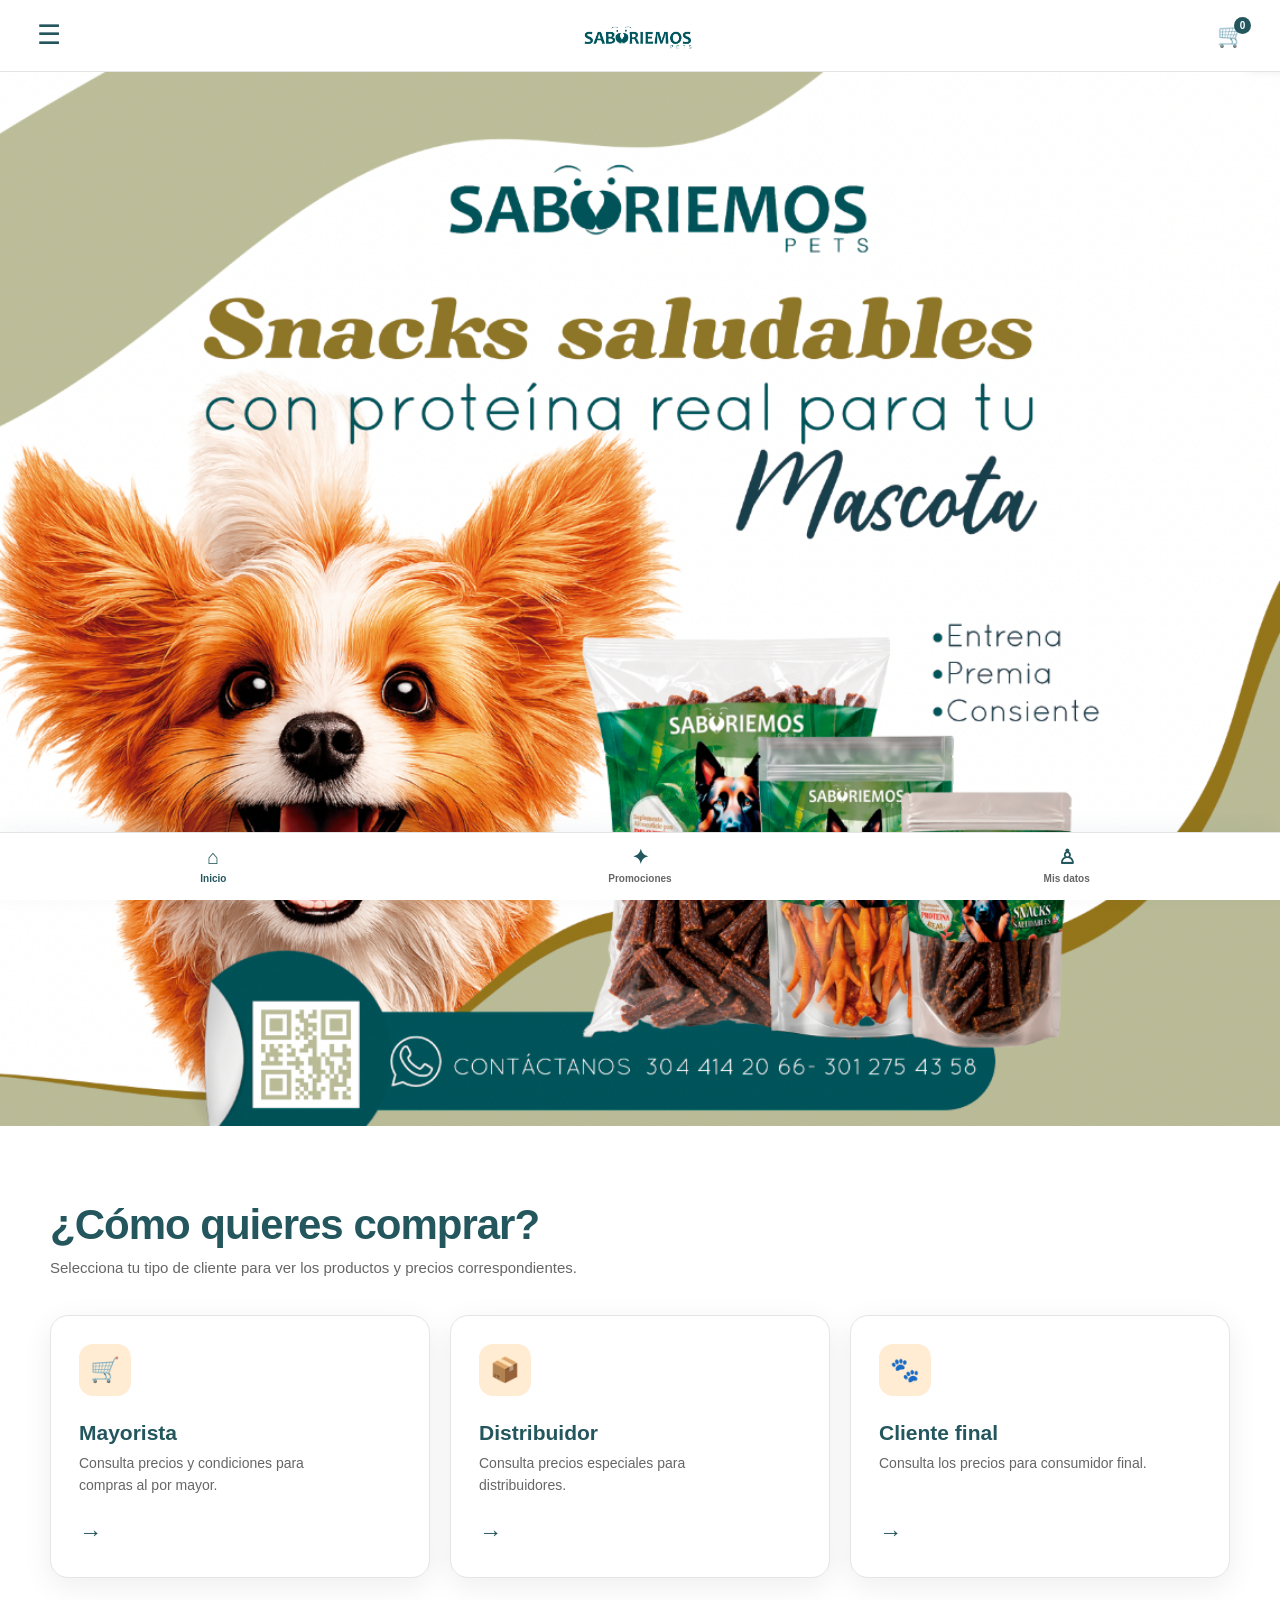
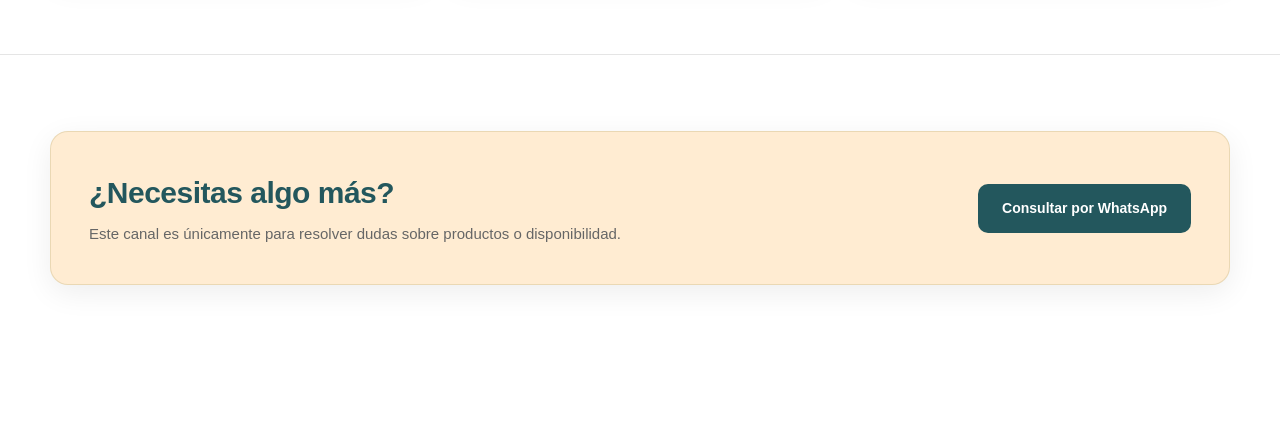
<file: index.html>
<!DOCTYPE html>
<html lang="es">

<head>

    <meta charset="UTF-8">

    <meta
        name="viewport"
        content="width=device-width, initial-scale=1.0"
    >

    <title>Saboriemos Pets | Catálogo</title>

    <meta
        name="description"
        content="Catálogo de productos Saboriemos Pets."
    >

    <link
        rel="stylesheet"
        href="css/styles.css"
    >

</head>


<body>


    <!-- =====================================================
         HEADER
    ====================================================== -->

    <header class="header">

        <div class="header-container">


            <!-- MENÚ HAMBURGUESA -->

            <button
                class="menu-button"
                type="button"
                aria-label="Abrir menú"
            >

                ☰

            </button>



            <!-- LOGO -->

            <a
                href="index.html"
                class="logo"
                aria-label="Saboriemos Pets - Inicio"
            >

                <img
                    src="assets/logo/Logo_Saboriemos_Pets-06%20(4).png"
                    alt="Saboriemos Pets"
                >

            </a>



            <!-- CARRITO -->

            <button
                class="cart-button"
                type="button"
                aria-label="Ver carrito"
            >

                <span class="cart-icon">
                    🛒
                </span>

                <span
                    class="cart-count"
                    id="cart-count"
                >
                    0
                </span>

            </button>

        </div>

    </header>



    <!-- =====================================================
         CONTENIDO PRINCIPAL
    ====================================================== -->

    <main>


        <!-- =================================================
             BANNER
        ================================================== -->

        <section class="hero">

            <img
                src="assets/banners/banner_sabriemos_pets.png"
                alt="Saboriemos Pets - Snacks saludables con proteína real para tu mascota"
                class="hero-banner"
            >

        </section>



        <!-- =================================================
             TIPO DE CLIENTE
        ================================================== -->

        <section class="customer-type-section">

            <div class="section-container">


                <div class="section-heading">

                    <h2>
                        ¿Cómo quieres comprar?
                    </h2>

                    <p>
                        Selecciona tu tipo de cliente para ver
                        los productos y precios correspondientes.
                    </p>

                </div>



                <div class="customer-cards">


                    <!-- =================================================
                         MAYORISTA
                    ================================================== -->

                    <a
                        href="catalogo.html?tipo=mayorista"
                        class="customer-card"
                    >

                        <div class="customer-icon">
                            🛒
                        </div>

                        <div class="customer-card-content">

                            <h3>
                                Mayorista
                            </h3>

                            <p>
                                Consulta precios y condiciones
                                para compras al por mayor.
                            </p>

                        </div>

                        <span class="customer-arrow">
                            →
                        </span>

                    </a>



                    <!-- =================================================
                         DISTRIBUIDOR
                    ================================================== -->

                    <a
                        href="catalogo.html?tipo=distribuidor"
                        class="customer-card"
                    >

                        <div class="customer-icon">
                            📦
                        </div>

                        <div class="customer-card-content">

                            <h3>
                                Distribuidor
                            </h3>

                            <p>
                                Consulta precios especiales
                                para distribuidores.
                            </p>

                        </div>

                        <span class="customer-arrow">
                            →
                        </span>

                    </a>



                    <!-- =================================================
                         CLIENTE FINAL
                    ================================================== -->

                    <a
                        href="catalogo.html?tipo=cliente_final"
                        class="customer-card"
                    >

                        <div class="customer-icon">
                            🐾
                        </div>

                        <div class="customer-card-content">

                            <h3>
                                Cliente final
                            </h3>

                            <p>
                                Consulta los precios para
                                consumidor final.
                            </p>

                        </div>

                        <span class="customer-arrow">
                            →
                        </span>

                    </a>

                </div>

            </div>

        </section>



        <!-- =================================================
             AYUDA / WHATSAPP
        ================================================== -->

        <section class="help-section">

            <div class="section-container">

                <div class="help-card">


                    <div class="help-content">

                        <h2>
                            ¿Necesitas algo más?
                        </h2>

                        <p>
                            Este canal es únicamente para resolver
                            dudas sobre productos o disponibilidad.
                        </p>

                    </div>



                    <a
                        href="https://wa.me/573239445016"
                        class="whatsapp-button"
                        target="_blank"
                        rel="noopener noreferrer"
                    >
                        Consultar por WhatsApp
                    </a>

                </div>

            </div>

        </section>

    </main>



    <!-- =====================================================
         MENÚ INFERIOR
    ====================================================== -->

    <nav
        class="bottom-nav"
        aria-label="Navegación principal"
    >


        <!-- INICIO -->

        <a
            href="index.html"
            class="bottom-nav-item active"
        >

            <span class="bottom-nav-icon">
                ⌂
            </span>

            <span>
                Inicio
            </span>

        </a>



        <!-- PROMOCIONES -->

        <a
            href="#"
            class="bottom-nav-item"
        >

            <span class="bottom-nav-icon">
                ✦
            </span>

            <span>
                Promociones
            </span>

        </a>



        <!-- MIS DATOS -->

        <a
            href="mis-datos.html"
            class="bottom-nav-item"
        >

            <span class="bottom-nav-icon">
                ♙
            </span>

            <span>
                Mis datos
            </span>

        </a>


    </nav>



    <!-- =====================================================
         JAVASCRIPT
    ====================================================== -->

    <script src="js/header.js"></script>


</body>

</html>
</file>
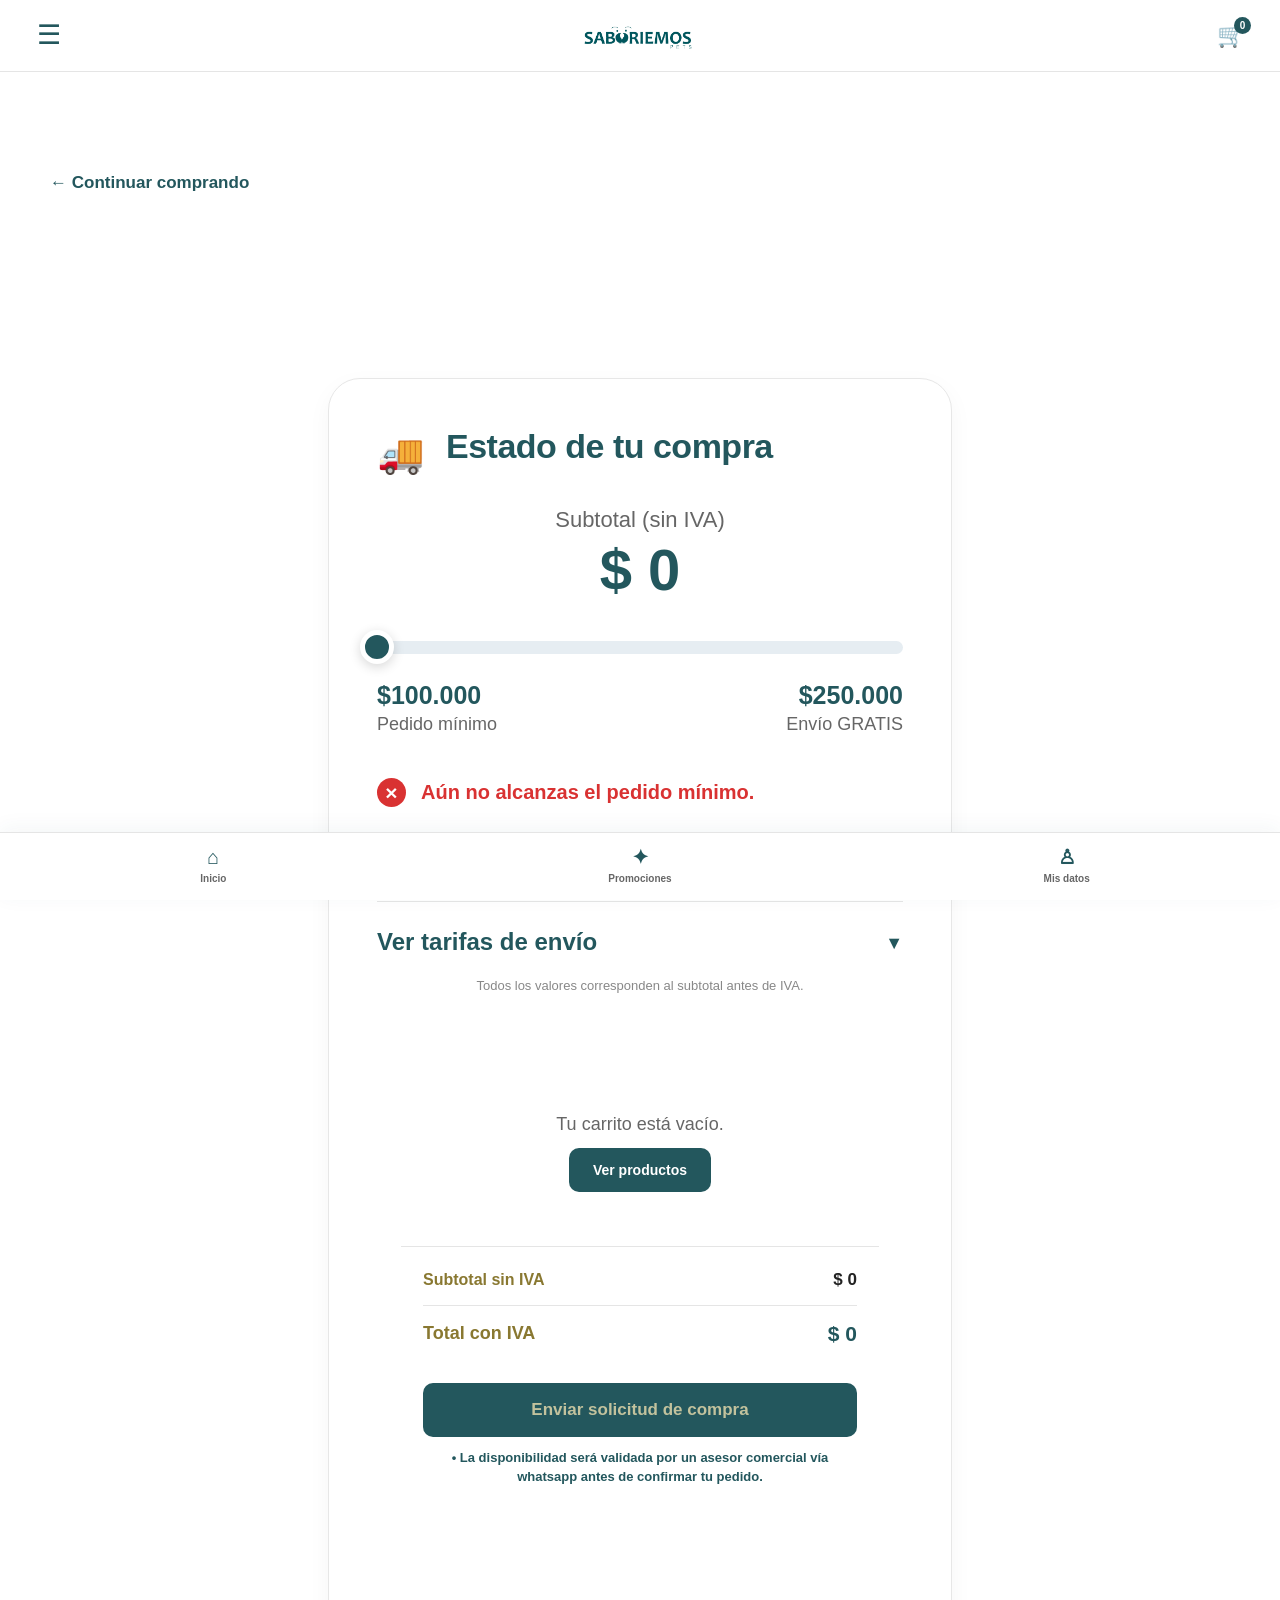
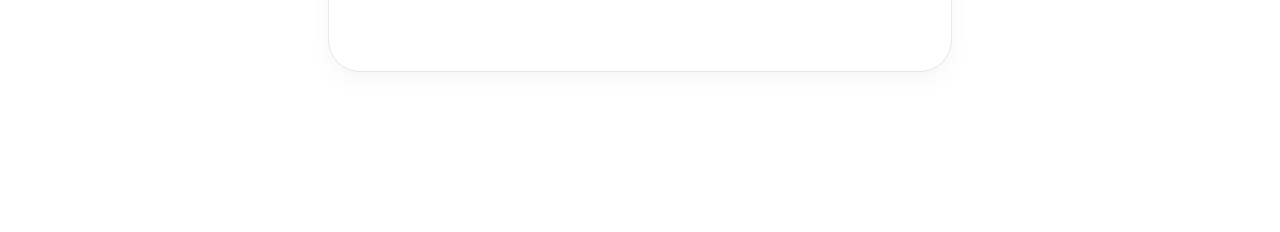
<file: carrito.html>
<!DOCTYPE html>
<html lang="es">

<head>

    <meta charset="UTF-8">

    <meta
        name="viewport"
        content="width=device-width, initial-scale=1.0"
    >

    <title>Carrito | Saboriemos Pets</title>

    <meta
        name="description"
        content="Carrito de compras Saboriemos Pets."
    >

    <link
        rel="stylesheet"
        href="css/styles.css"
    >

</head>


<body>


<!-- =====================================================
     HEADER
     ===================================================== -->

<header class="header">

    <div class="header-container">

        <button
            class="menu-button"
            type="button"
            aria-label="Abrir menú"
        >
            ☰
        </button>


        <a
            href="index.html"
            class="logo"
            aria-label="Saboriemos Pets - Inicio"
        >

            <img
                src="assets/logo/Logo_Saboriemos_Pets-06%20(4).png"
                alt="Saboriemos Pets"
            >

        </a>


        <button
            class="cart-button"
            type="button"
            aria-label="Ver carrito"
        >

            <span class="cart-icon">
                🛒
            </span>

            <span
                class="cart-count"
                id="cart-count"
            >
                0
            </span>

        </button>

    </div>

</header>



<!-- =====================================================
     CONTENIDO DEL CARRITO
     ===================================================== -->

<main class="cart-page">


    <!-- =================================================
         CONTINUAR COMPRANDO
         ================================================= -->

    <section class="cart-top">

        <div class="section-container">

            <a
                href="javascript:history.back()"
                class="back-link"
            >
                ← Continuar comprando
            </a>

        </div>

    </section>



    <!-- =================================================
         ESTADO DE LA COMPRA
         ================================================= -->

    <section class="cart-status-section">

        <div class="section-container">


            <div class="cart-status-card">


                <!-- =====================================
                     ENCABEZADO
                     ===================================== -->

                <div class="cart-status-heading">

                    <div class="cart-status-icon">
                        🚚
                    </div>

                    <h1>
                        Estado de tu compra
                    </h1>

                </div>



                <!-- =====================================
                     SUBTOTAL
                     ===================================== -->

                <div class="cart-subtotal">

                    <p class="cart-subtotal-label">
                        Subtotal (sin IVA)
                    </p>

                    <p
                        class="cart-subtotal-value"
                        id="cart-subtotal"
                    >
                        $0
                    </p>

                </div>



                <!-- =====================================
                     BARRA DE PROGRESO
                     ===================================== -->

                <div class="cart-progress-container">

                    <div class="cart-progress-track">

                        <div
                            class="cart-progress-fill"
                            id="cart-progress-fill"
                        >
                        </div>

                        <div
                            class="cart-progress-marker"
                            id="cart-progress-marker"
                        >
                        </div>

                    </div>

                </div>



                <!-- =====================================
                     HITOS
                     ===================================== -->

                <div class="cart-milestones">


                    <div class="cart-milestone">

                        <strong>
                            $100.000
                        </strong>

                        <span>
                            Pedido mínimo
                        </span>

                    </div>


                    <div class="cart-milestone">

                        <strong>
                            $250.000
                        </strong>

                        <span>
                            Envío GRATIS
                        </span>

                    </div>


                </div>



                <!-- =====================================
                     MENSAJE DE ESTADO
                     ===================================== -->

                <div
                    class="cart-status-message"
                    id="cart-status-message"
                >

                    <div class="cart-status-message-title">

                        <span class="cart-status-symbol">
                            ×
                        </span>

                        <strong>
                            Aún no alcanzas el pedido mínimo.
                        </strong>

                    </div>


                    <p>
                        Te faltan
                        <strong id="cart-amount-missing">
                            $100.000
                        </strong>
                        para realizar tu solicitud.
                    </p>

                </div>



                <!-- =====================================
     TARIFAS DE ENVÍO
     ===================================== -->

<div class="shipping-rates">


    <button
        type="button"
        class="shipping-rates-toggle"
        aria-expanded="false"
    >

        <span>
            Ver tarifas de envío
        </span>

        <span class="shipping-rates-arrow">
            ▼
        </span>

    </button>



    <div
        class="shipping-rates-content"
        id="shipping-rates-content"
        style="display: none;"
    >


        <div class="shipping-rate">

            <span>
                Desde $250.000
            </span>

            <strong>
                GRATIS
            </strong>

        </div>


        <div class="shipping-rate">

            <span>
                $200.000 - $249.999
            </span>

            <strong>
                $5.000
            </strong>

        </div>


        <div class="shipping-rate">

            <span>
                $150.000 - $199.999
            </span>

            <strong>
                $8.000
            </strong>

        </div>


        <div class="shipping-rate">

            <span>
                $100.000 - $149.999
            </span>

            <strong>
                $12.000
            </strong>

        </div>


    </div>

</div>



<!-- =====================================
     NOTA
     ===================================== -->

<p class="shipping-note">

    Todos los valores corresponden
    al subtotal antes de IVA.

</p>


<!-- =================================================
     PRODUCTOS DEL CARRITO
     ================================================= -->

<section class="cart-products-section">

    <div class="section-container">

        <div
            class="cart-products"
            id="cart-products"
        >
            <!-- Productos dinámicos -->
        </div>


        <!-- =============================================
     RESUMEN FINAL DEL CARRITO
     ============================================= -->

<div class="cart-total-summary">

    <div class="cart-total-row">

        <span>
            Subtotal sin IVA
        </span>

        <strong id="cart-total-subtotal">
            $0
        </strong>

    </div>


    <div class="cart-total-row cart-total-final">

        <span>
            Total con IVA
        </span>

        <strong id="cart-total-with-iva">
            $0
        </strong>

    </div>


    <!-- =============================================
         SOLICITUD DE COMPRA
         ============================================= -->

    <div class="purchase-request">

        <a
    href="mis-datos.html?tipo="
    class="purchase-request-button"
    id="purchase-request-button"
>
    Enviar solicitud de compra
</a>


        <p class="purchase-request-note">
            • La disponibilidad será validada por un asesor comercial vía whatsapp antes de confirmar tu pedido.
        </p>

    </div>

</div>
        

<!-- =====================================================
     NAVEGACIÓN INFERIOR
     ===================================================== -->

<nav
    class="bottom-nav"
    aria-label="Navegación principal"
>


    <a
        href="index.html"
        class="bottom-nav-item"
    >

        <span class="bottom-nav-icon">
            ⌂
        </span>

        <span>
            Inicio
        </span>

    </a>


    <a
        href="#"
        class="bottom-nav-item"
    >

        <span class="bottom-nav-icon">
            ✦
        </span>

        <span>
            Promociones
        </span>

    </a>


    <a
        href="#"
        class="bottom-nav-item"
    >

        <span class="bottom-nav-icon">
            ♙
        </span>

        <span>
            Mis datos
        </span>

    </a>


</nav>



<!-- =====================================================
     JAVASCRIPT
     ===================================================== -->

<script src="js/carrito.js"></script>


</body>

</html>
</file>
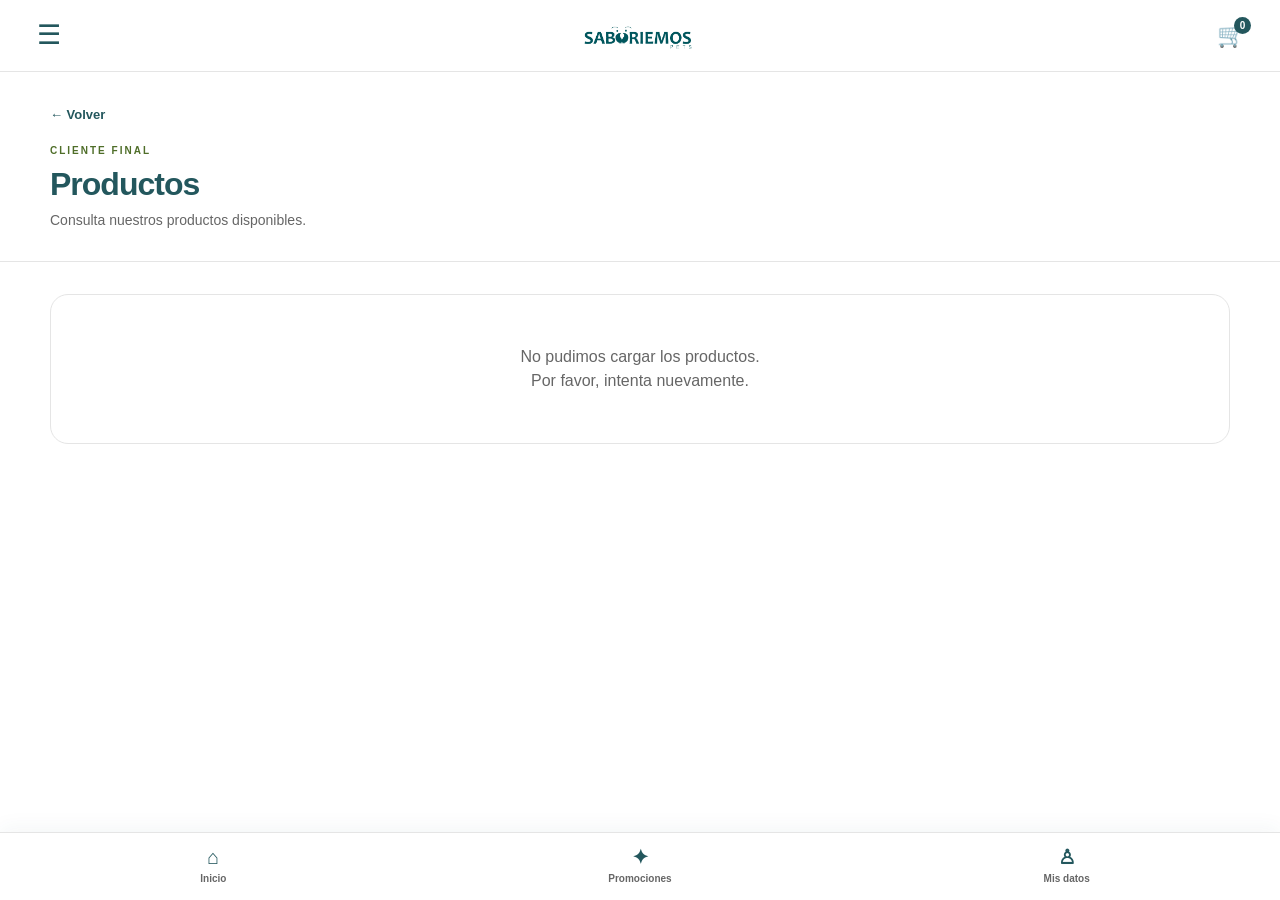
<file: catalogo.html>
<!DOCTYPE html>
<html lang="es">

<head>

    <meta charset="UTF-8">

    <meta
        name="viewport"
        content="width=device-width, initial-scale=1.0"
    >

    <title>Catálogo | Saboriemos Pets</title>

    <meta
        name="description"
        content="Catálogo de productos Saboriemos Pets."
    >

    <link
        rel="stylesheet"
        href="css/styles.css"
    >

</head>


<body>


    <!-- =====================================================
         HEADER
    ====================================================== -->

    <header class="header">

        <div class="header-container">

            <!-- MENÚ -->

            <button
                class="menu-button"
                type="button"
                aria-label="Abrir menú"
            >
                ☰
            </button>


            <!-- LOGO -->

            <a
                href="index.html"
                class="logo"
                aria-label="Saboriemos Pets - Inicio"
            >

                <img
                    src="assets/logo/Logo_Saboriemos_Pets-06%20(4).png"
                    alt="Saboriemos Pets"
                >

            </a>


            <!-- CARRITO -->

            <button
                class="cart-button"
                type="button"
                aria-label="Ver carrito"
            >

                <span class="cart-icon">
                    🛒
                </span>

                <span
                    class="cart-count"
                    id="cart-count"
                >
                    0
                </span>

            </button>

        </div>

    </header>



    <!-- =====================================================
         CONTENIDO DEL CATÁLOGO
    ====================================================== -->

    <main class="catalog-page">


        <!-- ENCABEZADO DEL CATÁLOGO -->

        <section class="catalog-header">

            <div class="section-container">

                <a
                    href="index.html"
                    class="back-link"
                >
                    ← Volver
                </a>


                <p
    class="section-kicker"
    id="customer-kicker"
>
    TIPO DE CLIENTE
</p>


                <h1 id="catalog-title">
                    Productos
                </h1>


                <p id="catalog-description">
                    Consulta nuestros productos
                    disponibles.
                </p>

            </div>

        </section>



        <!-- =================================================
             PRODUCTOS
        ================================================== -->

        <section class="products-section">

            <div class="section-container">

                <div
                    class="products-grid"
                    id="products-grid"
                >

                    <!-- Los productos serán cargados
                         dinámicamente -->

                </div>

            </div>

        </section>


    </main>



    <!-- =====================================================
         MENÚ INFERIOR
    ====================================================== -->

    <nav
        class="bottom-nav"
        aria-label="Navegación principal"
    >

        <a
            href="index.html"
            class="bottom-nav-item"
        >

            <span class="bottom-nav-icon">
                ⌂
            </span>

            <span>
                Inicio
            </span>

        </a>


        <a
            href="#"
            class="bottom-nav-item"
        >

            <span class="bottom-nav-icon">
                ✦
            </span>

            <span>
                Promociones
            </span>

        </a>


        <a
            href="#"
            class="bottom-nav-item"
        >

            <span class="bottom-nav-icon">
                ♙
            </span>

            <span>
                Mis datos
            </span>

        </a>

    </nav>



    <!-- JAVASCRIPT -->

    <script src="js/catalogo.js"></script>

</body>

</html>
</file>
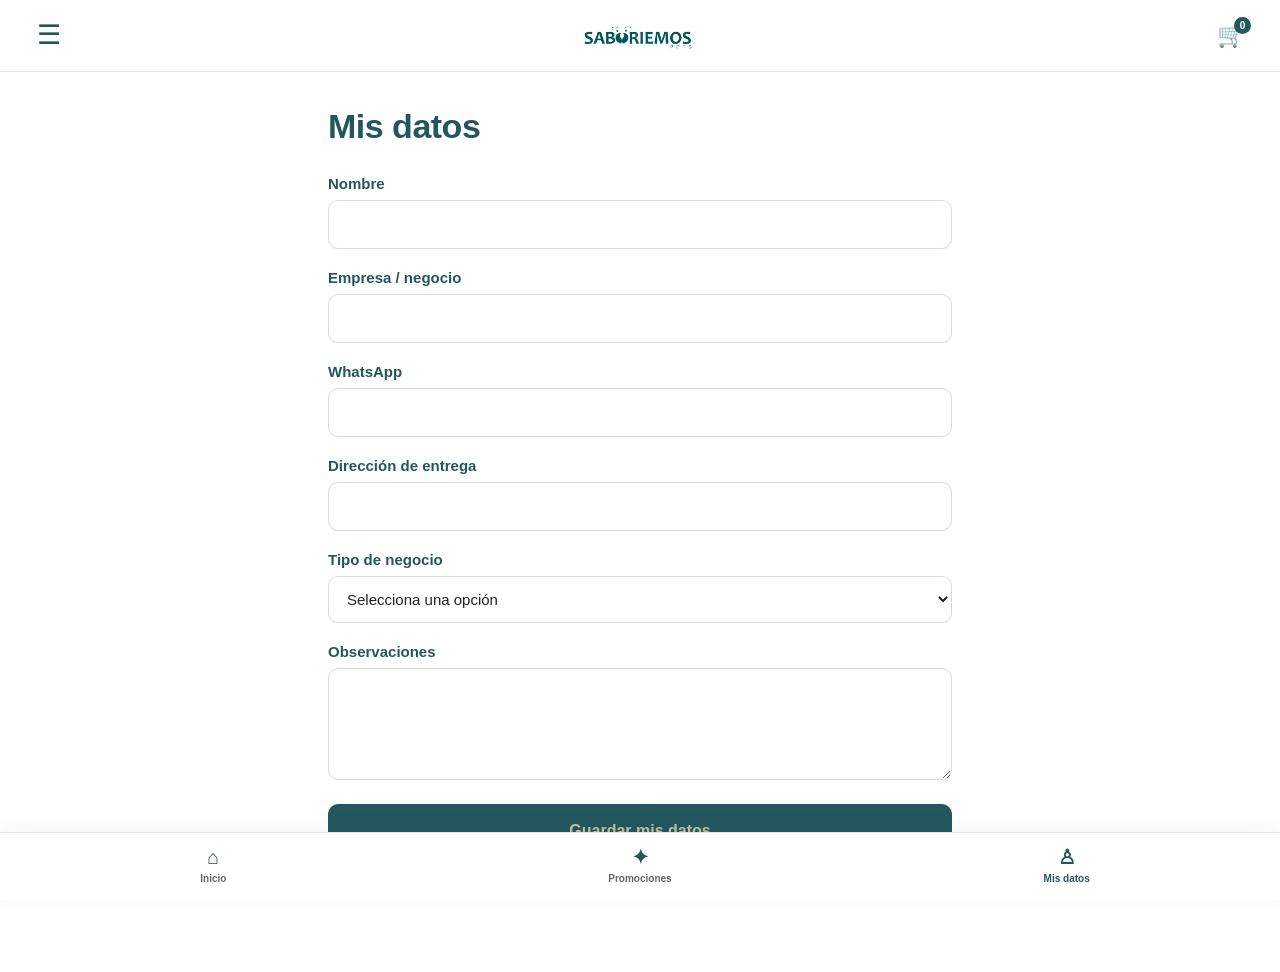
<file: mis-datos.html>
<!DOCTYPE html>
<html lang="es">
<head>
    <meta charset="UTF-8">
    <meta name="viewport" content="width=device-width, initial-scale=1.0">

    <title>Mis datos | Saboriemos Pets</title>

    <meta
        name="description"
        content="Mis datos de cliente en Saboriemos Pets."
    >

    <link
        rel="stylesheet"
        href="css/styles.css"
    >
</head>

<body>


<!-- =========================================================
     HEADER
     ========================================================= -->

<header class="header">

    <div class="header-container">


        <!-- MENÚ -->

        <button
            class="menu-button"
            type="button"
            aria-label="Abrir menú"
        >
            ☰
        </button>


        <!-- LOGO -->

        <a
            href="index.html"
            class="logo"
            aria-label="Saboriemos Pets - Inicio"
        >

            <img
                src="assets/logo/Logo_Saboriemos_Pets-06%20(4).png"
                alt="Saboriemos Pets"
            >

        </a>


        <!-- CARRITO -->

        <button
            class="cart-button"
            type="button"
            aria-label="Ver carrito"
        >

            <span class="cart-icon">
                🛒
            </span>

            <span
                class="cart-count"
                id="cart-count"
            >
                0
            </span>

        </button>

    </div>

</header>



<!-- =========================================================
     CONTENIDO — MIS DATOS
     ========================================================= -->

<main class="data-page">

    <section class="data-section">

        <div class="section-container">


            <!-- TÍTULO -->

            <div class="data-heading">

                <h1>
                    Mis datos
                </h1>

            </div>



            <!-- FORMULARIO -->

            <form
                class="data-form"
                id="data-form"
            >


                <!-- NOMBRE -->

                <div class="form-field">

                    <label for="customer-name">
                        Nombre
                    </label>

                    <input
                        type="text"
                        id="customer-name"
                        name="name"
                        autocomplete="name"
                    >

                </div>



                <!-- EMPRESA / NEGOCIO -->

                <div class="form-field">

                    <label for="customer-business">
                        Empresa / negocio
                    </label>

                    <input
                        type="text"
                        id="customer-business"
                        name="business"
                        autocomplete="organization"
                    >

                </div>



                <!-- WHATSAPP -->

                <div class="form-field">

                    <label for="customer-whatsapp">
                        WhatsApp
                    </label>

                    <input
                        type="tel"
                        id="customer-whatsapp"
                        name="whatsapp"
                        autocomplete="tel"
                    >

                </div>



                <!-- DIRECCIÓN -->

                <div class="form-field">

                    <label for="customer-address">
                        Dirección de entrega
                    </label>

                    <input
                        type="text"
                        id="customer-address"
                        name="address"
                        autocomplete="street-address"
                    >

                </div>



                <!-- TIPO DE NEGOCIO -->

                <div class="form-field">

                    <label for="customer-business-type">
                        Tipo de negocio
                    </label>

                    <select
                        id="customer-business-type"
                        name="businessType"
                    >

                        <option value="">
                            Selecciona una opción
                        </option>

                        <option value="Veterinaria">
                            Veterinaria
                        </option>

                        <option value="Distribuidora">
                            Distribuidora
                        </option>

                        <option value="Tienda Agropecuaria">
                            Tienda Agropecuaria
                        </option>

                        <option value="Tienda">
                            Tienda
                        </option>

                        <option value="Minimercado">
                            Minimercado
                        </option>

                        <option value="Otro">
                            Otro
                        </option>

                    </select>

                </div>



                <!-- OBSERVACIONES -->

                <div class="form-field">

                    <label for="customer-observations">
                        Observaciones
                    </label>

                    <textarea
                        id="customer-observations"
                        name="observations"
                        rows="4"
                    ></textarea>

                </div>



                <!-- GUARDAR -->

                <button
                    type="submit"
                    class="save-data-button"
                >
                    Guardar mis datos
                </button>


            </form>

        </div>

    </section>

</main>



<!-- =========================================================
     MENÚ INFERIOR
     ========================================================= -->

<nav
    class="bottom-nav"
    aria-label="Navegación principal"
>


    <!-- INICIO -->

    <a
        href="index.html"
        class="bottom-nav-item"
    >

        <span class="bottom-nav-icon">
            ⌂
        </span>

        <span>
            Inicio
        </span>

    </a>



    <!-- PROMOCIONES -->

    <a
        href="#"
        class="bottom-nav-item"
    >

        <span class="bottom-nav-icon">
            ✦
        </span>

        <span>
            Promociones
        </span>

    </a>



    <!-- MIS DATOS -->

    <a
        href="mis-datos.html"
        class="bottom-nav-item active"
    >

        <span class="bottom-nav-icon">
            ♙
        </span>

        <span>
            Mis datos
        </span>

    </a>


</nav>



<!-- =========================================================
     JAVASCRIPT
     ========================================================= -->

<script src="js/header.js"></script>

<script src="js/mis-datos.js"></script>


</body>
</html>
</file>
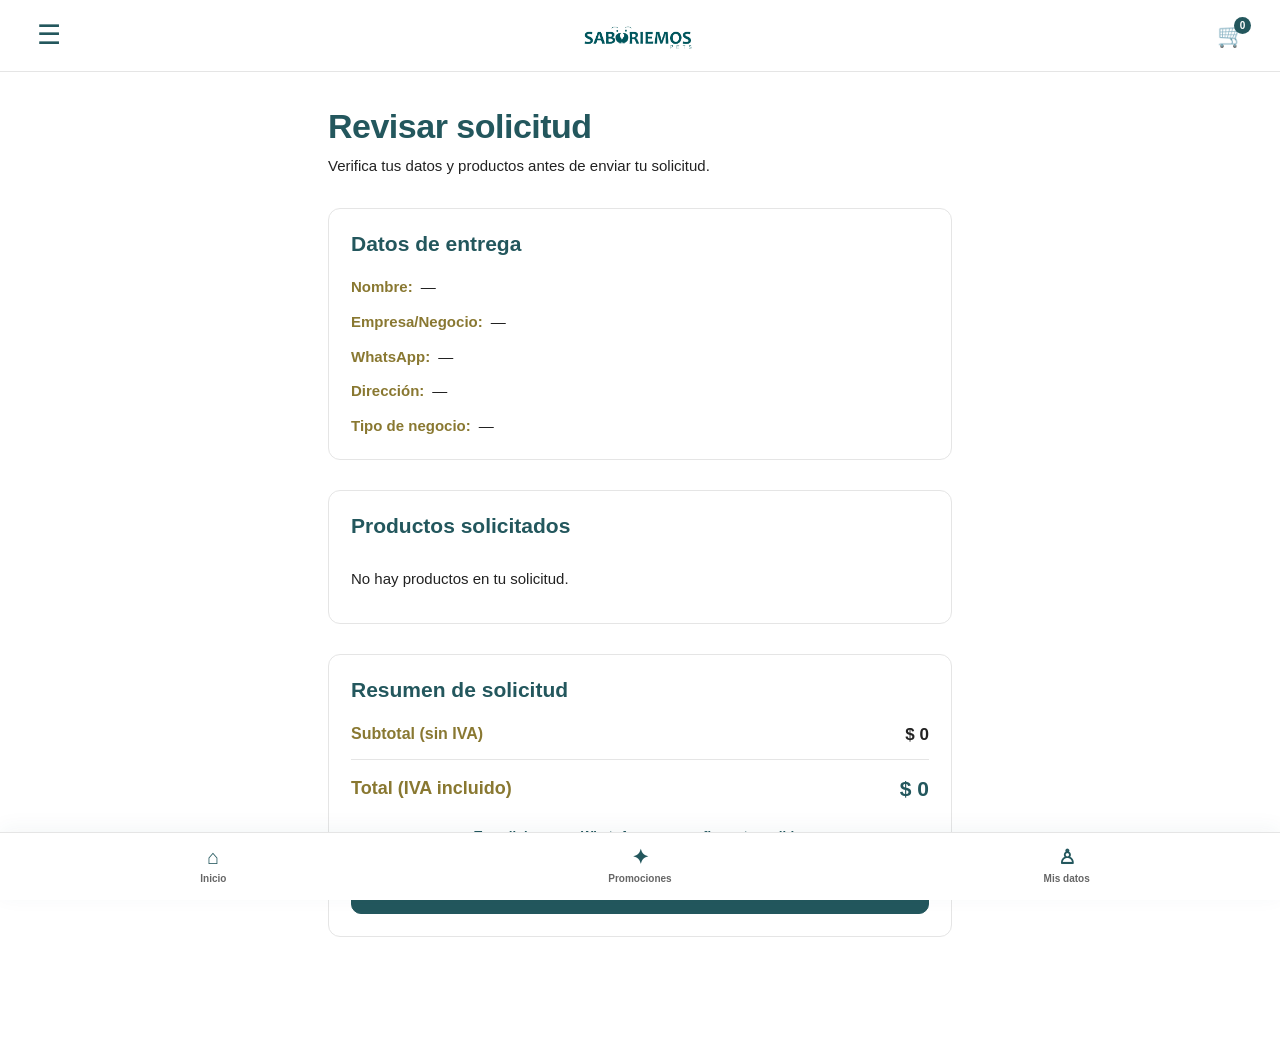
<file: revisar-solicitud.html>
<!DOCTYPE html>
<html lang="es">

<head>

    <meta charset="UTF-8">

    <meta
        name="viewport"
        content="width=device-width, initial-scale=1.0"
    >

    <title>Revisar solicitud | Saboriemos Pets</title>

    <meta
        name="description"
        content="Revisa tus datos y productos antes de enviar tu solicitud de abastecimiento."
    >

    <link
        rel="stylesheet"
        href="css/styles.css"
    >

</head>


<body>


    <!-- =====================================================
         HEADER
    ====================================================== -->

    <header class="header">

        <div class="header-container">


            <!-- MENÚ HAMBURGUESA -->

            <button
                class="menu-button"
                type="button"
                aria-label="Abrir menú"
            >

                ☰

            </button>



            <!-- LOGO -->

            <a
                href="index.html"
                class="logo"
                aria-label="Saboriemos Pets - Inicio"
            >

                <img
                    src="assets/logo/Logo_Saboriemos_Pets-06%20(4).png"
                    alt="Saboriemos Pets"
                >

            </a>



            <!-- CARRITO -->

            <button
                class="cart-button"
                type="button"
                aria-label="Ver carrito"
            >

                <span class="cart-icon">
                    🛒
                </span>

                <span
                    class="cart-count"
                    id="cart-count"
                >
                    0
                </span>

            </button>

        </div>

    </header>



    <!-- =====================================================
         CONTENIDO PRINCIPAL
    ====================================================== -->

    <main class="review-page">


        <!-- =================================================
             ENCABEZADO
        ================================================== -->

        <section class="review-section">

            <div class="section-container">


                <div class="review-heading">

                    <h1>
                        Revisar solicitud
                    </h1>

                    <p>
                        Verifica tus datos y productos antes de
                        enviar tu solicitud.
                    </p>

                </div>



                <!-- =================================================
                     DATOS DE ENTREGA
                ================================================== -->

                <section class="review-block">

                    <h2>
                        Datos de entrega
                    </h2>


                    <div class="review-data">


                        <div class="review-data-row">

                            <strong>
                                Nombre:
                            </strong>

                            <span id="review-name">
                                —
                            </span>

                        </div>



                        <div class="review-data-row">

                            <strong>
                                Empresa/Negocio:
                            </strong>

                            <span id="review-business">
                                —
                            </span>

                        </div>



                        <div class="review-data-row">

                            <strong>
                                WhatsApp:
                            </strong>

                            <span id="review-whatsapp">
                                —
                            </span>

                        </div>



                        <div class="review-data-row">

                            <strong>
                                Dirección:
                            </strong>

                            <span id="review-address">
                                —
                            </span>

                        </div>



                        <div class="review-data-row">

                            <strong>
                                Tipo de negocio:
                            </strong>

                            <span id="review-business-type">
                                —
                            </span>

                        </div>


                    </div>

                </section>



                <!-- =================================================
                     PRODUCTOS SOLICITADOS
                ================================================== -->

                <section class="review-block">

                    <h2>
                        Productos solicitados
                    </h2>


                    <div
                        class="review-products"
                        id="review-products"
                    >

                        <!-- Productos dinámicos -->

                    </div>

                </section>



                <!-- =================================================
                     RESUMEN DE SOLICITUD
                ================================================== -->

                <section class="review-block review-summary-block">

                    <h2>
                        Resumen de solicitud
                    </h2>


                    <div class="review-summary">


                        <div class="review-summary-row">

                            <span>
                                Subtotal (sin IVA)
                            </span>

                            <strong id="review-subtotal">
                                $0
                            </strong>

                        </div>



                        <div class="review-summary-row review-summary-total">

                            <span>
                                Total (IVA incluido)
                            </span>

                            <strong id="review-total">
                                $0
                            </strong>

                        </div>


                    </div>


                    <p class="review-whatsapp-note">

                        Te redigiremos a WhatsApp para confirmar
                        tu pedido.

                    </p>



                    <!-- =================================================
                         BOTÓN ENVIAR
                    ================================================== -->

                    <button
                        type="button"
                        class="review-submit-button"
                        id="review-submit-button"
                    >
                        Enviar solicitud de compra
                    </button>


                </section>


            </div>

        </section>

    </main>



    <!-- =====================================================
         MENÚ INFERIOR
    ====================================================== -->

    <nav
        class="bottom-nav"
        aria-label="Navegación principal"
    >


        <!-- INICIO -->

        <a
            href="index.html"
            class="bottom-nav-item"
        >

            <span class="bottom-nav-icon">
                ⌂
            </span>

            <span>
                Inicio
            </span>

        </a>



        <!-- PROMOCIONES -->

        <a
            href="#"
            class="bottom-nav-item"
        >

            <span class="bottom-nav-icon">
                ✦
            </span>

            <span>
                Promociones
            </span>

        </a>



        <!-- MIS DATOS -->

        <a
            href="mis-datos.html"
            class="bottom-nav-item"
        >

            <span class="bottom-nav-icon">
                ♙
            </span>

            <span>
                Mis datos
            </span>

        </a>


    </nav>



    <!-- =====================================================
         JAVASCRIPT
    ====================================================== -->

    <script src="js/header.js"></script>

    <script src="js/revisar-solicitud.js"></script>


</body>

</html>
</file>
<file: css/styles.css>
/* =========================================================
   SABORIEMOS PETS
   CATÁLOGO DIGITAL
   ========================================================= */


/* =========================================================
   VARIABLES
   ========================================================= */

:root {

    --petrol: #23575d;
    --green: #4f6e29;
    --sage: #c2c29d;
    --cream: #ffecd2;
    --gold: #897831;
    --white: #ffffff;

    --text: #222222;
    --text-soft: #666666;

    --border: #e5e5e5;
    --background: #ffffff;

    --max-width: 1180px;

    --radius: 18px;
    --radius-small: 12px;

    --shadow:
        0 8px 30px rgba(0, 0, 0, 0.07);

    --shadow-hover:
        0 14px 38px rgba(0, 0, 0, 0.11);
}


/* =========================================================
   RESET
   ========================================================= */

* {
    margin: 0;
    padding: 0;
    box-sizing: border-box;
}


html {
    scroll-behavior: smooth;
}


body {

    font-family:
        -apple-system,
        BlinkMacSystemFont,
        "Segoe UI",
        Roboto,
        Helvetica,
        Arial,
        sans-serif;

    color: var(--text);

    background: var(--white);

    line-height: 1.5;

    padding-bottom: 76px;
}


button,
input,
select,
textarea {
    font: inherit;
}


button {
    border: none;
    cursor: pointer;
}


a {
    color: inherit;
    text-decoration: none;
}


/* =========================================================
   HEADER
   ========================================================= */

.header {

    width: 100%;

    height: 72px;

    background: var(--white);

    border-bottom:
        1px solid var(--border);

    position: sticky;

    top: 0;

    z-index: 100;
}


.header-container {

    width: 100%;

    height: 100%;

    padding:
        0 28px;

    display: grid;

    grid-template-columns:
        1fr auto 1fr;

    align-items: center;
}


/* =========================================================
   MENÚ HAMBURGUESA
   ========================================================= */

.menu-button {

    justify-self: start;

    width: 42px;

    height: 42px;

    display: flex;

    align-items: center;

    justify-content: center;

    background:
        transparent;

    color:
        var(--petrol);

    font-size:
        27px;

    line-height:
        1;

    border-radius:
        10px;

    transition:
        background 0.2s ease,
        color 0.2s ease;
}


.menu-button:hover {

    background:
        var(--cream);

    color:
        var(--green);
}


/* =========================================================
   LOGO
   ========================================================= */

.logo {

    justify-self: center;

    display: flex;

    align-items: center;

    justify-content: center;

    width: 150px;

    height: 52px;
}


.logo img {

    display: block;

    width: 150px;

    height: auto;

    max-height: 48px;

    object-fit: contain;
}


/* =========================================================
   CARRITO
   ========================================================= */

.cart-button {

    justify-self: end;

    position: relative;

    width: 42px;

    height: 42px;

    display: flex;

    align-items: center;

    justify-content: center;

    background:
        transparent;

    color:
        var(--petrol);

    border-radius:
        10px;

    transition:
        background 0.2s ease;
}


.cart-button:hover {

    background:
        var(--cream);
}


.cart-icon {

    color:
        var(--petrol);

    font-size:
        23px;

    line-height:
        1;
}


.cart-count {

    position: absolute;

    top:
        2px;

    right:
        1px;

    min-width:
        17px;

    height:
        17px;

    display:
        flex;

    align-items:
        center;

    justify-content:
        center;

    padding:
        0 4px;

    background:
        var(--petrol);

    color:
        var(--white);

    border-radius:
        50%;

    font-size:
        10px;

    font-weight:
        700;
}


/* =========================================================
   HERO / BANNER
   ========================================================= */

.hero {

    width: 100%;

    padding: 0;

    margin: 0;

    background:
        #ffffff;

    overflow: hidden;
}


.hero-banner {

    display: block;

    width: 100%;

    height: auto;

    max-width: 100%;

    object-fit: contain;
}


/* =========================================================
   SECCIONES
   ========================================================= */

.section-container {

    width:
        min(
            calc(100% - 48px),
            var(--max-width)
        );

    margin:
        0 auto;

    padding:
        76px 0;
}


.section-heading {

    margin-bottom:
        36px;
}


.section-kicker {

    margin-bottom:
        9px;

    color:
        var(--green);

    font-size:
        10px;

    font-weight:
        800;

    letter-spacing:
        2px;
}


.section-heading h2 {

    margin-bottom:
        9px;

    color:
        var(--petrol);

    font-size:
        clamp(
            30px,
            4vw,
            42px
        );

    line-height:
        1.1;

    letter-spacing:
        -1px;
}


.section-heading > p:last-child {

    color:
        var(--text-soft);

    font-size:
        15px;
}


/* =========================================================
   TIPO DE CLIENTE
   ========================================================= */

.customer-type-section {

    background:
        var(--white);
}


.customer-cards {

    display:
        grid;

    grid-template-columns:
        repeat(3, 1fr);

    gap:
        20px;
}


/* =========================================================
   TARJETAS
   ========================================================= */

.customer-card {

    min-height:
        245px;

    padding:
        28px;

    display:
        flex;

    flex-direction:
        column;

    align-items:
        flex-start;

    text-align:
        left;

    background:
        var(--white);

    border:
        1px solid var(--border);

    border-radius:
        var(--radius);

    box-shadow:
        var(--shadow);

    transition:
        transform 0.2s ease,
        box-shadow 0.2s ease,
        border-color 0.2s ease;
}


.customer-card:hover {

    transform:
        translateY(-5px);

    border-color:
        var(--petrol);

    box-shadow:
        var(--shadow-hover);
}


.customer-card:focus-visible {

    outline:
        3px solid var(--petrol);

    outline-offset:
        3px;
}


/* =========================================================
   ÍCONOS
   ========================================================= */

.customer-icon {

    width:
        52px;

    height:
        52px;

    margin-bottom:
        24px;

    display:
        flex;

    align-items:
        center;

    justify-content:
        center;

    background:
        var(--cream);

    border-radius:
        14px;

    color:
        var(--petrol);

    font-size:
        24px;

    line-height:
        1;
}


/* =========================================================
   CONTENIDO TARJETAS
   ========================================================= */

.customer-card-content {

    flex:
        1;
}


.customer-card h3 {

    margin-bottom:
        8px;

    color:
        var(--petrol);

    font-size:
        21px;

    font-weight:
        700;

    line-height:
        1.2;
}


.customer-card p {

    max-width:
        270px;

    color:
        var(--text-soft);

    font-size:
        14px;

    line-height:
        1.55;
}


/* =========================================================
   FLECHA
   ========================================================= */

.customer-arrow {

    margin-top:
        18px;

    color:
        var(--petrol);

    font-size:
        23px;

    font-weight:
        600;

    transition:
        transform 0.2s ease;
}


.customer-card:hover .customer-arrow {

    transform:
        translateX(6px);
}


/* =========================================================
   AYUDA / WHATSAPP
   ========================================================= */

.help-section {

    background:
        var(--white);

    border-top:
        1px solid var(--border);
}


.help-card {

    padding:
        38px;

    display:
        flex;

    align-items:
        center;

    justify-content:
        space-between;

    gap:
        40px;

    background:
        var(--cream);

    border:
        1px solid rgba(
            137,
            120,
            49,
            0.18
        );

    border-radius:
        var(--radius);

    box-shadow:
        var(--shadow);
}


.help-content h2 {

    margin-bottom:
        8px;

    color:
        var(--petrol);

    font-size:
        30px;

    letter-spacing:
        -0.5px;
}


.help-content > p:last-child {

    color:
        var(--text-soft);

    font-size:
        15px;
}


.whatsapp-button {

    flex-shrink:
        0;

    padding:
        14px 24px;

    background:
        var(--petrol);

    color:
        var(--white);

    border-radius:
        10px;

    font-size:
        14px;

    font-weight:
        700;

    transition:
        background 0.2s ease,
        transform 0.2s ease;
}


.whatsapp-button:hover {

    background:
        var(--green);

    transform:
        translateY(-2px);
}


/* =========================================================
   MENÚ INFERIOR
   ========================================================= */

.bottom-nav {

    position:
        fixed;

    left:
        0;

    right:
        0;

    bottom:
        0;

    height:
        72px;

    display:
        flex;

    align-items:
        stretch;

    justify-content:
        center;

    background:
        var(--white);

    border-top:
        1px solid var(--border);

    box-shadow:
        0 -4px 20px rgba(
            35,
            87,
            93,
            0.05
        );

    z-index:
        200;
}


.bottom-nav-item {

    width:
        150px;

    display:
        flex;

    flex-direction:
        column;

    align-items:
        center;

    justify-content:
        center;

    gap:
        4px;

    color:
        var(--text-soft);

    font-size:
        11px;

    font-weight:
        600;

    transition:
        color 0.2s ease;
}


.bottom-nav-item:hover,
.bottom-nav-item.active {

    color:
        var(--petrol);
}


.bottom-nav-icon {

    color:
        var(--petrol);

    font-size:
        20px;

    line-height:
        1;
}


/* =========================================================
   CATÁLOGO
   ========================================================= */

.catalog-page {

    width: 100%;

    background:
        var(--white);
}


/* =========================================================
   ENCABEZADO DEL CATÁLOGO
   ========================================================= */

.catalog-header {

    background:
        var(--white);

    border-bottom:
        1px solid var(--border);
}


.catalog-header .section-container {

    padding:
        42px 0 34px;
}


.back-link {

    display:
        inline-flex;

    align-items:
        center;

    margin-bottom:
        22px;

    color:
        var(--petrol);

    font-size:
        14px;

    font-weight:
        600;

    transition:
        color 0.2s ease;
}


.back-link:hover {

    color:
        var(--green);
}


.catalog-header h1 {

    margin-bottom:
        8px;

    color:
        var(--petrol);

    font-size:
        clamp(
            30px,
            4vw,
            42px
        );

    line-height:
        1.1;

    letter-spacing:
        -1px;
}


.catalog-header #catalog-description {

    color:
        var(--text-soft);

    font-size:
        15px;
}


/* =========================================================
   PRODUCTOS
   ========================================================= */

.products-section {

    background:
        var(--white);
}


.products-section .section-container {

    padding:
        48px 0 76px;
}


.products-grid {

    display:
        grid;

    grid-template-columns:
        repeat(3, minmax(0, 1fr));

    gap:
        24px;

    width:
        100%;
}


/* =========================================================
   TARJETA DE PRODUCTO
   ========================================================= */

.product-card {

    min-width:
        0;

    overflow:
        hidden;

    display:
        flex;

    flex-direction:
        column;

    background:
        var(--white);

    border:
        1px solid var(--border);

    border-radius:
        var(--radius);

    box-shadow:
        var(--shadow);

    transition:
        transform 0.2s ease,
        box-shadow 0.2s ease,
        border-color 0.2s ease;
}


.product-card:hover {

    transform:
        translateY(-4px);

    border-color:
        var(--petrol);

    box-shadow:
        var(--shadow-hover);
}


/* =========================================================
   IMAGEN DEL PRODUCTO
   ========================================================= */

.product-image-container {

    width:
        100%;

    aspect-ratio:
        1 / 1;

    display:
        flex;

    align-items:
        center;

    justify-content:
        center;

    padding:
        20px;

    background:
        var(--white);

    overflow:
        hidden;
}


.product-image {

    display:
        block;

    width:
        100%;

    height:
        100%;

    object-fit:
        contain;
}


.product-image-placeholder {

    width:
        100%;

    height:
        100%;

    display:
        flex;

    align-items:
        center;

    justify-content:
        center;

    background:
        var(--cream);

    border-radius:
        var(--radius-small);

    color:
        var(--petrol);

    font-size:
        38px;
}


/* =========================================================
   INFORMACIÓN DEL PRODUCTO
   ========================================================= */

.product-content {

    padding:
        20px 22px 24px;
}


.product-brand {

    margin-bottom:
        7px;

    color:
        var(--green);

    font-size:
        10px;

    font-weight:
        800;

    letter-spacing:
        1.5px;

    text-transform:
        uppercase;
}


.product-name {

    min-height:
        48px;

    margin-bottom:
        16px;

    color:
        var(--petrol);

    font-size:
        17px;

    font-weight:
        700;

    line-height:
        1.35;
}


.product-price {

    margin:
        0 0 5px 0;

    color:
        var(--petrol);

    font-size:
        21px;

    font-weight:
        800;

    line-height:
        1.25;

    display:
        flex;

    align-items:
        baseline;

    flex-wrap:
        wrap;

    gap:
        0 5px;
}


.product-price strong {

    font-size:
        inherit;

    font-weight:
        800;

    color:
        var(--petrol);
}


.price-iva {

    font-size:
        11px;

    font-weight:
        400;

    color:
        #897831;

    white-space:
        nowrap;
}


.price-unit-label {

    font-size:
        11px;

    font-weight:
        600;

    color:
        var(--text-soft);

    white-space:
        nowrap;
}


.product-minimum {

    margin:
        0 0 8px 0;

    color:
        var(--text-soft);

    font-size:
        13px;

    line-height:
        1.4;
}


.product-minimum-price {

    margin:
        0 0 14px 0;

    color:
        var(--petrol);

    font-size:
        17px;

    font-weight:
        800;

    line-height:
        1.25;

    display:
        flex;

    align-items:
        baseline;

    flex-wrap:
        wrap;

    gap:
        0 5px;
}


.product-minimum-price strong {

    font-size:
        inherit;

    font-weight:
        800;

    color:
        var(--petrol);
}

/* =========================================================
   BOTÓN AGREGAR AL CARRITO
   ========================================================= */

.add-to-cart-button {

    width:
        100%;

    margin-top:
        18px;

    padding:
        13px 18px;

    background:
        var(--petrol);

    color:
        var(--white);

    border:
        1px solid var(--petrol);

    border-radius:
        10px;

    font-size:
        14px;

    font-weight:
        700;

    line-height:
        1.2;

    transition:
        background 0.2s ease,
        transform 0.2s ease,
        opacity 0.2s ease;
}


.add-to-cart-button:hover {

    background:
        var(--green);

    border-color:
        var(--green);

    transform:
        translateY(-1px);
}


.add-to-cart-button:active {

    transform:
        translateY(0);
}


.add-to-cart-button:disabled {

    cursor:
        default;

}


/* =========================================================
   ESTADO — PRODUCTO AGREGADO
   ========================================================= */

.add-to-cart-button.added {

    background:
        var(--green);

    border-color:
        var(--green);

    transform:
        none;
}

/* =========================================================
   ESTADOS
   ========================================================= */

.catalog-error,
.catalog-empty {

    grid-column:
        1 / -1;

    padding:
        50px 20px;

    text-align:
        center;

    color:
        var(--text-soft);

    background:
        var(--white);

    border:
        1px solid var(--border);

    border-radius:
        var(--radius);
}


/* =========================================================
   RESPONSIVE — TABLET
   ========================================================= */

@media (max-width: 900px) {

    .products-grid {

        grid-template-columns:
            repeat(2, minmax(0, 1fr));

    }


    .customer-cards {

        grid-template-columns:
            1fr;

    }


    .customer-card {

        min-height:
            0;

        display:
            grid;

        grid-template-columns:
            auto 1fr auto;

        align-items:
            center;

        gap:
            20px;
    }


    .customer-icon {

        margin-bottom:
            0;
    }


    .customer-arrow {

        margin-top:
            0;
    }


    .help-card {

        flex-direction:
            column;

        align-items:
            flex-start;
    }

}


/* =========================================================
   RESPONSIVE — MOBILE
   ========================================================= */

@media (max-width: 600px) {

    /* =====================================================
       GENERAL
       ===================================================== */

    body {
        padding-bottom:
            70px;
    }


    /* =====================================================
       HEADER
       ===================================================== */

    .header {
        height:
            64px;
    }

    .header-container {
        padding:
            0 15px;
    }

    .menu-button,
    .cart-button {
        width:
            38px;

        height:
            38px;
    }

    .logo {
        width:
            125px;

        height:
            45px;
    }

    .logo img {
        width:
            125px;

        max-height:
            42px;
    }


    /* =====================================================
       HERO
       ===================================================== */

    .hero {
        min-height:
            auto;
    }


    /* =====================================================
       CONTENEDORES
       ===================================================== */

    .section-container {
        width:
            calc(100% - 40px);

        padding:
            58px 0;
    }


    /* =====================================================
       TÍTULOS
       ===================================================== */

    .section-heading {
        margin-bottom:
            28px;
    }


    /* =====================================================
       TARJETAS DE TIPO DE CLIENTE
       ===================================================== */

    .customer-card {
        padding:
            22px;

        gap:
            14px;
    }

    .customer-icon {
        width:
            46px;

        height:
            46px;

        font-size:
            21px;
    }

    .customer-card h3 {
        font-size:
            19px;
    }

    .customer-card p {
        font-size:
            13px;
    }


    /* =====================================================
       AYUDA / WHATSAPP
       ===================================================== */

    .help-card {
        padding:
            28px;
    }

    .help-content h2 {
        font-size:
            27px;
    }

    .whatsapp-button {
        width:
            100%;

        text-align:
            center;
    }


    /* =====================================================
       CATÁLOGO
       ===================================================== */

    .catalog-header .section-container {
        padding:
            30px 0;
    }

    .back-link {
        margin-bottom:
            18px;

        font-size:
            13px;
    }

    .catalog-header h1 {
        font-size:
            32px;
    }

    .catalog-header #catalog-description {
        font-size:
            14px;
    }

    .products-section .section-container {
        padding:
            32px 0 58px;
    }

    .products-grid {
        grid-template-columns:
            1fr;

        gap:
            20px;
    }

    .product-card {
        width:
            100%;
    }

    .product-image-container {
        aspect-ratio:
            1 / 1;

        padding:
            24px;
    }

    .product-content {
        padding:
            18px 20px 22px;
    }

    .product-name {
        min-height:
            0;

        font-size:
            17px;
    }

    .product-price {
        font-size:
            21px;
    }


    /* =====================================================
       MENÚ INFERIOR
       ===================================================== */

    .bottom-nav {
        height:
            68px;
    }

    .bottom-nav-item {
        width:
            33.333%;

        font-size:
            10px;
    }


    /* =====================================================
       CARRITO — PÁGINA
       ===================================================== */

    .cart-page {
        padding-bottom:
            90px;
    }


    /* =====================================================
       CARRITO — PARTE SUPERIOR
       ===================================================== */

    .cart-top {
        padding-top:
            18px;

        padding-bottom:
            8px;
    }

    .cart-top .back-link {
        font-size:
            16px;
    }


    /* =====================================================
       CARRITO — ESTADO DE COMPRA
       ===================================================== */

    .cart-status-section {
        padding-top:
            4px;

        padding-bottom:
            20px;
    }

    .cart-status-card {
        padding:
            30px 24px;

        border-radius:
            26px;
    }

    .cart-status-heading {
        gap:
            15px;

        margin-bottom:
            30px;
    }

    .cart-status-icon {
        font-size:
            32px;

        margin-top:
            4px;
    }

    .cart-status-heading h1 {
        font-size:
            29px;

        line-height:
            1.1;
    }

    .cart-subtotal {
        margin-bottom:
            38px;
    }

    .cart-subtotal-label {
        font-size:
            19px;
    }

    .cart-subtotal-value {
        font-size:
            48px;
    }

    .cart-progress-track {
        height:
            11px;
    }

    .cart-progress-marker {
        width:
            31px;

        height:
            31px;

        border-width:
            4px;
    }

    .cart-milestones {
        margin-bottom:
            36px;
    }

    .cart-milestone strong {
        font-size:
            21px;
    }

    .cart-milestone span {
        font-size:
            16px;
    }

    .cart-status-message {
        margin-bottom:
            34px;
    }

    .cart-status-message-title {
        align-items:
            flex-start;

        gap:
            12px;

        font-size:
            17px;
    }

    .cart-status-symbol {
        width:
            27px;

        height:
            27px;

        font-size:
            19px;
    }

    .cart-status-message p {
        font-size:
            18px;
    }

    .shipping-rates {
        padding-top:
            22px;
    }

    .shipping-rates-toggle {
        font-size:
            20px;
    }

    .shipping-rates-content {
        margin-top:
            20px;
    }

    .shipping-rate {
        gap:
            12px;

        padding:
            13px 0;

        font-size:
            17px;
    }

    .shipping-rate strong {
        font-size:
            19px;
    }

    .shipping-note {
        font-size:
            12px;
    }


    /* =====================================================
       CARRITO — PRODUCTOS
       ===================================================== */

    .cart-product-card {
        grid-template-columns:
            78px 1fr;

        gap:
            14px;

        padding:
            14px;

        border-radius:
            16px;

        width:
            100%;

        box-sizing:
            border-box;
    }

    .cart-product-image {
        width:
            78px;

        height:
            78px;

        min-width:
            78px;

        grid-row:
            1 / span 2;
    }

    .cart-product-image img {
        display:
            block;

        width:
            100%;

        max-width:
            100%;

        height:
            auto;
    }

    .cart-product-info {
        min-width:
            0;

        width:
            100%;

        max-width:
            100%;

        overflow:
            hidden;
    }

    .cart-product-name {
        width:
            100%;

        max-width:
            100%;

        margin:
            0 0 8px;

        font-size:
            16px;

        line-height:
            1.2;

        overflow-wrap:
            anywhere;

        word-break:
            break-word;
    }

    .cart-product-price {
        width:
            100%;

        max-width:
            100%;

        font-size:
            16px;

        line-height:
            1.2;

        overflow-wrap:
            break-word;
    }

    .cart-product-price span {
        font-size:
            10px;

        white-space:
            nowrap;
    }


    /* =====================================================
       CARRITO — CANTIDAD + PRECIO
       ===================================================== */

    .cart-product-actions {
        grid-column:
            2;

        width:
            100%;

        min-width:
            0;

        display:
            flex;

        flex-direction:
            column;

        align-items:
            flex-start;

        justify-content:
            flex-start;

        gap:
            8px;
    }

    .cart-quantity {
        flex-shrink:
            0;
    }

    .cart-product-subtotal {
        width:
            100%;

        max-width:
            100%;

        min-width:
            0;

        display:
            flex;

        flex-wrap:
            wrap;

        align-items:
            baseline;

        gap:
            4px;

        font-size:
            17px;

        white-space:
            normal;

        overflow-wrap:
            anywhere;
    }

    .cart-quantity-button {
        width:
            34px;

        height:
            34px;
    }

}

    /* =====================================================
       CATÁLOGO — MÓVIL
       ===================================================== */

    .catalog-header .section-container {

        padding:
            30px 0;
    }


    .back-link {

        margin-bottom:
            18px;

        font-size:
            13px;
    }


    .catalog-header h1 {

        font-size:
            32px;
    }


    .catalog-header #catalog-description {

        font-size:
            14px;
    }


    .products-section .section-container {

        padding:
            32px 0 58px;
    }


    /*
       UNA COLUMNA EN CELULAR
    */

    .products-grid {

        grid-template-columns:
            1fr;

        gap:
            20px;
    }


    .product-card {

        width:
            100%;
    }


    .product-image-container {

        aspect-ratio:
            1 / 1;

        padding:
            24px;
    }


    .product-content {

        padding:
            18px 20px 22px;
    }


    .product-name {

        min-height:
            0;

        font-size:
            17px;
    }


    .product-price {

        font-size:
            21px;
    }


    /* MENÚ INFERIOR */

    .bottom-nav {

        height:
            68px;
    }


    .bottom-nav-item {

        width:
            33.333%;

        font-size:
            10px;
    }

}

/* =========================================================
   CARRITO DE COMPRAS
   ========================================================= */


/* =========================================================
   PÁGINA
   ========================================================= */

.cart-page {

    padding-bottom:
        100px;
}


/* =========================================================
   PARTE SUPERIOR — CONTINUAR COMPRANDO
   ========================================================= */

.cart-top {

    padding-top:
        22px;

    padding-bottom:
        8px;
}


.cart-top .back-link {

    display:
        inline-flex;

    align-items:
        center;

    gap:
        8px;

    color:
        var(--petrol);

    font-size:
        17px;

    font-weight:
        700;

    text-decoration:
        none;
}


.cart-top .back-link:hover {

    text-decoration:
        underline;
}


/* =========================================================
   SECCIÓN ESTADO DE COMPRA
   ========================================================= */

.cart-status-section {

    padding-top:
        4px;

    padding-bottom:
        8px;
}


.cart-status-card {

    width:
        100%;

    max-width:
        624px;

    margin:
        0 auto;

    padding:
        48px;

    background:
        var(--white);

    border:
        1px solid #e7e7e7;

    border-radius:
        32px;

    box-shadow:
        0 8px 24px rgba(0, 0, 0, 0.04);
}

/* =========================================================
   ENCABEZADO
   ========================================================= */

.cart-status-heading {

    display:
        flex;

    align-items:
        flex-start;

    gap:
        22px;

    margin-bottom:
        34px;
}


.cart-status-icon {

    flex:
        0 0 auto;

    font-size:
        38px;

    line-height:
        1;

    margin-top:
        8px;
}


.cart-status-heading h1 {

    margin:
        0;

    color:
        var(--petrol);

    font-size:
        34px;

    font-weight:
        800;

    line-height:
        1.12;

    letter-spacing:
        -0.5px;
}


/* =========================================================
   SUBTOTAL
   ========================================================= */

.cart-subtotal {

    text-align:
        center;

    margin-bottom:
        42px;
}


.cart-subtotal-label {

    margin:
        0 0 8px;

    color:
        #666666;

    font-size:
        22px;

    font-weight:
        400;

    line-height:
        1.2;
}


.cart-subtotal-value {

    margin:
        0;

    color:
        var(--petrol);

    font-size:
        58px;

    font-weight:
        800;

    line-height:
        1;
}


/* =========================================================
   BARRA DE PROGRESO
   ========================================================= */

.cart-progress-container {

    position:
        relative;

    padding:
        0 0;

    margin-bottom:
        28px;
}


.cart-progress-track {

    position:
        relative;

    width:
        100%;

    height:
        13px;

    background:
        #e6edf2;

    border-radius:
        999px;
}


.cart-progress-fill {

    position:
        absolute;

    top:
        0;

    left:
        0;

    width:
        0%;

    height:
        100%;

    background:
        var(--petrol);

    border-radius:
        999px;

    transition:
        width 0.4s ease;
}


.cart-progress-marker {

    position:
        absolute;

    top:
        50%;

    left:
        0%;

    width:
        34px;

    height:
        34px;

    background:
        var(--petrol);

    border:
        5px solid var(--white);

    border-radius:
        50%;

    box-shadow:
        0 3px 12px rgba(0, 0, 0, 0.16);

    transform:
        translate(-50%, -50%);

    transition:
        left 0.4s ease;
}


/* =========================================================
   HITOS
   ========================================================= */

.cart-milestones {

    display:
        flex;

    justify-content:
        space-between;

    gap:
        20px;

    margin-bottom:
        42px;
}


.cart-milestone {

    display:
        flex;

    flex-direction:
        column;

    gap:
        5px;
}


.cart-milestone:last-child {

    text-align:
        right;
}


.cart-milestone strong {

    color:
        var(--petrol);

    font-size:
        25px;

    font-weight:
        800;

    line-height:
        1.1;
}


.cart-milestone span {

    color:
        #666666;

    font-size:
        18px;

    font-weight:
        400;

    line-height:
        1.2;
}


/* =========================================================
   MENSAJE DE ESTADO
   ========================================================= */

.cart-status-message {

    margin-bottom:
        40px;
}


.cart-status-message-title {

    display:
        flex;

    align-items:
        center;

    gap:
        15px;

    margin-bottom:
        25px;

    color:
        #d93232;

    font-size:
        20px;

    line-height:
        1.25;
}


.cart-status-symbol {

    display:
        inline-flex;

    align-items:
        center;

    justify-content:
        center;

    flex:
        0 0 auto;

    width:
        29px;

    height:
        29px;

    background:
        #d93232;

    color:
        var(--white);

    border-radius:
        50%;

    font-size:
        21px;

    font-weight:
        800;

    line-height:
        1;
}


.cart-status-message p {

    margin:
        0;

    color:
        #666666;

    font-size:
        21px;

    font-weight:
        400;

    line-height:
        1.4;
}


.cart-status-message p strong {

    color:
        var(--petrol);

    font-weight:
        800;
}


/* =========================================================
   TARIFAS DE ENVÍO
   ========================================================= */

.shipping-rates {

    padding-top:
        26px;

    border-top:
        1px solid #e5e5e5;
}


.shipping-rates-toggle {

    display:
        flex;

    align-items:
        center;

    justify-content:
        space-between;

    width:
        100%;

    padding:
        0;

    background:
        transparent;

    color:
        var(--petrol);

    border:
        0;

    font-family:
        inherit;

    font-size:
        24px;

    font-weight:
        800;

    line-height:
        1.2;

    text-align:
        left;

    cursor:
        pointer;
}


.shipping-rates-toggle:focus-visible {

    outline:
        2px solid var(--petrol);

    outline-offset:
        4px;

    border-radius:
        4px;
}


.shipping-rates-arrow {

    font-size:
        18px;

    line-height:
        1;

    transition:
        transform 0.2s ease;
}


/* =========================================================
   LISTA DE TARIFAS
   ========================================================= */

.shipping-rates-content {

    margin-top:
        28px;
}


.shipping-rate {

    display:
        flex;

    align-items:
        center;

    justify-content:
        space-between;

    gap:
        20px;

    padding:
        14px 0;

    border-bottom:
        1px solid #e5e5e5;

    color:
        #666666;

    font-size:
        20px;

    line-height:
        1.25;
}


.shipping-rate:last-child {

    border-bottom:
        none;
}


.shipping-rate strong {

    color:
        var(--petrol);

    font-size:
        22px;

    font-weight:
        800;

    white-space:
        nowrap;
}


/* =========================================================
   NOTA DE ENVÍO
   ========================================================= */

.shipping-note {

    margin:
        20px 0 0;

    color:
        #888888;

    font-size:
        13px;

    line-height:
        1.4;

    text-align:
        center;
}


/* =========================================================
   PRODUCTOS DEL CARRITO
   ========================================================= */

.cart-products-section {

    padding-bottom:
        40px;
}


.cart-products {

    width:
        100%;

    max-width:
        624px;

    margin:
        0 auto;
}


/* =========================================================
   RESPONSIVE — TABLET
   ========================================================= */

@media (max-width: 900px) {

    .cart-status-card {

        max-width:
            620px;

        padding:
            40px;
    }

}


/* =========================================================
   PRODUCTOS DEL CARRITO
   ========================================================= */

.cart-product-card {

    display:
        grid;

    grid-template-columns:
        100px 1fr auto;

    align-items:
        center;

    gap:
        22px;

    width:
        100%;

    margin-bottom:
        16px;

    padding:
        18px;

    background:
        var(--white);

    border:
        1px solid #e7e7e7;

    border-radius:
        18px;

    box-shadow:
        0 4px 14px rgba(0, 0, 0, 0.03);
}


/* =========================================================
   IMAGEN DEL PRODUCTO
   ========================================================= */

.cart-product-image {

    width:
        100px;

    height:
        100px;

    display:
        flex;

    align-items:
        center;

    justify-content:
        center;

    background:
        #fafafa;

    border-radius:
        14px;

    overflow:
        hidden;
}


.cart-product-image img {

    width:
        100%;

    height:
        100%;

    object-fit:
        contain;
}


.cart-product-image-placeholder {

    font-size:
        32px;
}


/* =========================================================
   INFORMACIÓN DEL PRODUCTO
   ========================================================= */

.cart-product-info {

    min-width:
        0;

    width:
        100%;

    overflow:
        hidden;
}


.cart-product-name {

    margin:
        0 0 10px;

    color:
        var(--petrol);

    font-size:
        18px;

    font-weight:
        800;

    line-height:
        1.2;

    overflow-wrap:
        anywhere;

    word-break:
        break-word;
}


.cart-product-price {

    margin:
        0;

    color:
        var(--petrol);

    font-size:
        17px;

    font-weight:
        800;

    line-height:
        1.2;

    overflow-wrap:
        break-word;
}


.cart-product-price span {

    font-size:
        11px;

    font-weight:
        400;

    color:
        #897831;

    white-space:
        nowrap;
}


/* =========================================================
   CANTIDAD Y SUBTOTAL
   ========================================================= */

.cart-product-actions {

    display:
        flex;

    flex-direction:
        column;

    align-items:
        flex-end;

    gap:
        12px;
}


.cart-quantity {

    display:
        flex;

    align-items:
        center;

    border:
        1px solid #d9d9d9;

    border-radius:
        10px;

    overflow:
        hidden;
}


.cart-quantity-button {

    display:
        flex;

    align-items:
        center;

    justify-content:
        center;

    width:
        36px;

    height:
        36px;

    padding:
        0;

    background:
        var(--white);

    color:
        var(--petrol);

    border:
        0;

    font-family:
        inherit;

    font-size:
        20px;

    font-weight:
        700;

    cursor:
        pointer;
}


.cart-quantity-button:hover {

    background:
        #f2f5f5;
}


.cart-quantity-value {

    min-width:
        38px;

    color:
        var(--petrol);

    font-size:
        15px;

    font-weight:
        800;

    text-align:
        center;
}


.cart-product-subtotal {

    color:
        var(--petrol);

    font-size:
        18px;

    font-weight:
        800;

    white-space:
        nowrap;
}


/* =========================================================
   CARRITO VACÍO
   ========================================================= */

.cart-empty {

    padding:
        40px 20px;

    text-align:
        center;

    color:
        #666666;
}


.cart-empty p {

    margin:
        0 0 20px;

    font-size:
        18px;
}

/* =========================================================
   CARRITO — ESTRUCTURA VERTICAL MOBILE
   ========================================================= */

@media (max-width: 600px) {

    .cart-product-card {
        display: flex;
        flex-direction: column;
        align-items: stretch;
        width: 100%;
        box-sizing: border-box;
        padding: 18px;
        gap: 0;
        border-radius: 16px;
    }

    /* IMAGEN */

    .cart-product-image {
        width: 130px;
        height: 130px;
        min-width: 130px;
        max-width: 130px;
        margin: 0 auto 18px;
        overflow: hidden;
    }

    .cart-product-image img {
        width: 100%;
        height: 100%;
        object-fit: contain;
    }

    /* INFORMACIÓN */

    .cart-product-info {
        width: 100%;
        max-width: 100%;
        min-width: 0;
        overflow: visible;
    }

    .cart-product-name {
        width: 100%;
        max-width: 100%;
        margin: 0 0 10px;
        font-size: 18px;
        line-height: 1.2;
        overflow-wrap: anywhere;
        word-break: normal;
    }

    .cart-product-price {
        width: 100%;
        max-width: 100%;
        margin: 0 0 6px;
        font-size: 17px;
        line-height: 1.3;
        overflow-wrap: normal;
    }

    .cart-product-price span {
        font-size: 12px;
        white-space: nowrap;
    }

    .cart-product-minimum {
        width: 100%;
        margin: 0;
        font-size: 16px;
        line-height: 1.4;
    }

    /* CANTIDAD + TOTAL */

    .cart-product-actions {
        width: 100%;
        min-width: 0;
        margin-top: 22px;
        display: flex;
        flex-direction: column;
        align-items: flex-start;
        gap: 14px;
    }

    .cart-quantity {
        flex-shrink: 0;
        align-self: center;
    }

    .cart-quantity-button {
        width: 36px;
        height: 36px;
    }

    .cart-product-subtotal {
        width: 100%;
        max-width: 100%;
        min-width: 0;
        display: flex;
        flex-wrap: wrap;
        align-items: baseline;
        gap: 4px;
        font-size: 18px;
        line-height: 1.3;
        white-space: normal;
        overflow-wrap: normal;
    }

    .cart-product-subtotal span {
        font-size: 12px;
        white-space: nowrap;
    }
}

/* =========================================================
   RESUMEN FINAL DEL CARRITO
   ========================================================= */

.cart-total-summary {

    width: 100%;
    max-width: 620px;

    margin: 24px auto 0;

    padding: 20px 22px;

    box-sizing: border-box;

    border-top: 1px solid var(--border);

    display: flex;
    flex-direction: column;

    gap: 12px;

}


/* =========================================================
   FILAS
   ========================================================= */

.cart-total-row {

    display: flex;

    justify-content: space-between;

    align-items: center;

    gap: 20px;

    font-size: 16px;

    font-weight: 700;

    color: #897831;

}


.cart-total-row strong {

    font-size: 17px;

    color: var(--text);

    white-space: nowrap;

}


/* =========================================================
   TOTAL FINAL
   ========================================================= */

.cart-total-final {

    padding-top: 12px;

    border-top: 1px solid var(--border);

    font-size: 18px;

    font-weight: 700;

    color: #897831;

}


.cart-total-final strong {

    font-size: 21px;

    color: var(--petrol);

}


/* =========================================================
   MOBILE
   ========================================================= */

@media (max-width: 600px) {

    .cart-total-summary {

        max-width: 100%;

        margin-top: 20px;

        padding: 18px 4px 8px;

    }


    .cart-total-row {

        font-size: 15px;

        font-weight: 700;

        color: #897831;

    }


    .cart-total-row strong {

        font-size: 16px;

    }


    .cart-total-final {

        font-size: 17px;

        font-weight: 700;

        color: #897831;

    }


    .cart-total-final strong {

        font-size: 20px;

    }

}

/* =========================================================
   SOLICITUD DE COMPRA
   ========================================================= */

.purchase-request {

    width: 100%;

    margin-top: 22px;

    display: flex;
    flex-direction: column;

    align-items: center;

    gap: 12px;

}


/* =========================================================
   BOTÓN ENVIAR SOLICITUD
   ========================================================= */

.purchase-request-button {

    display: flex;

    align-items: center;
    justify-content: center;

    width: 100%;

    min-height: 52px;

    padding: 14px 20px;

    box-sizing: border-box;

    border-radius: 10px;

    background-color: #23575d;

    color: #C2C29D;

    font-size: 17px;

    font-weight: 700;

    text-align: center;

    text-decoration: none;

    border: none;

    cursor: pointer;

    transition:
        background-color 0.2s ease,
        transform 0.2s ease;

}


/* =========================================================
   INTERACCIÓN
   ========================================================= */

.purchase-request-button:hover {

    background-color: #1d4b50;

}


.purchase-request-button:active {

    transform: scale(0.98);

}


/* =========================================================
   AVISO DE DISPONIBILIDAD
   ========================================================= */

.purchase-request-note {

    width: 100%;

    margin: 0;

    color: #23575d;

    font-size: 13px;

    font-weight: 700;

    line-height: 1.45;

    text-align: center;

}


/* =========================================================
   MOBILE
   ========================================================= */

@media (max-width: 600px) {

    .purchase-request {

        margin-top: 20px;

        gap: 10px;

    }


    .purchase-request-button {

        min-height: 50px;

        padding: 13px 16px;

        font-size: 16px;

    }


    .purchase-request-note {

        font-size: 12px;

        line-height: 1.45;

    }

}

/* =========================================================
   AJUSTE DE ESPACIOS — CARRITO MÓVIL
   ========================================================= */

@media (max-width: 600px) {


    /* =====================================================
       CONTINUAR COMPRANDO
       ===================================================== */

    .cart-top .section-container {

        padding-top: 18px;

        padding-bottom: 8px;

    }


    /* =====================================================
       ESTADO DE TU COMPRA
       ===================================================== */

    .cart-status-section .section-container {

        padding-top: 10px;

        padding-bottom: 10px;

    }


    .cart-status-card {

        padding: 24px 20px;

    }


    /* =====================================================
       ENCABEZADO
       ===================================================== */

    .cart-status-heading {

        gap: 12px;

        margin-bottom: 22px;

    }


    /* =====================================================
       SUBTOTAL
       ===================================================== */

    .cart-subtotal {

        margin-bottom: 26px;

    }


    /* =====================================================
       HITOS
       ===================================================== */

    .cart-milestones {

        margin-bottom: 24px;

    }


    /* =====================================================
       MENSAJE DE ESTADO
       ===================================================== */

    .cart-status-message {

        margin-bottom: 24px;

    }


    /* =====================================================
       TARIFAS DE ENVÍO
       ===================================================== */

    .shipping-rates {

        padding-top: 18px;

    }


    .shipping-rates-content {

        margin-top: 14px;

    }


    /* =====================================================
       NOTA
       ===================================================== */

    .shipping-note {

        margin-top: 14px;

    }


    /* =====================================================
       PRODUCTOS
       ===================================================== */

    .cart-products-section .section-container {

        padding-top: 10px;

        padding-bottom: 20px;

    }

}

/* =========================================================
   MIS DATOS
   ========================================================= */

.data-page {

    width: 100%;

    background:
        var(--white);

}


.data-section {

    width: 100%;

}


.data-section .section-container {

    max-width: 624px;

    padding-top: 36px;

    padding-bottom: 40px;

}


/* =========================================================
   ENCABEZADO
   ========================================================= */

.data-heading {

    margin-bottom: 30px;

}


.data-heading h1 {

    margin: 0;

    color:
        var(--petrol);

    font-size:
        34px;

    font-weight:
        800;

    line-height:
        1.1;

    letter-spacing:
        -0.5px;

}


/* =========================================================
   FORMULARIO
   ========================================================= */

.data-form {

    width: 100%;

    display:
        flex;

    flex-direction:
        column;

    gap:
        20px;

}


/* =========================================================
   CAMPOS
   ========================================================= */

.form-field {

    width: 100%;

    display:
        flex;

    flex-direction:
        column;

    gap:
        7px;

}


.form-field label {

    color:
        var(--petrol);

    font-size:
        15px;

    font-weight:
        700;

    line-height:
        1.2;

}


.form-field input,
.form-field select,
.form-field textarea {

    width: 100%;

    padding:
        13px 14px;

    background:
        var(--white);

    color:
        var(--text);

    border:
        1px solid #d9d9d9;

    border-radius:
        10px;

    font-family:
        inherit;

    font-size:
        15px;

    line-height:
        1.4;

    outline:
        none;

    transition:
        border-color 0.2s ease,
        box-shadow 0.2s ease;

}


.form-field textarea {

    min-height:
        100px;

    resize:
        vertical;

}


/* =========================================================
   PLACEHOLDER
   ========================================================= */

.form-field input::placeholder,
.form-field textarea::placeholder {

    color:
        #999999;

}


/* =========================================================
   SELECT
   ========================================================= */

.form-field select {

    appearance:
        auto;

    cursor:
        pointer;

}


/* =========================================================
   ESTADO ACTIVO
   ========================================================= */

.form-field input:focus,
.form-field select:focus,
.form-field textarea:focus {

    border-color:
        var(--petrol);

    box-shadow:
        0 0 0 3px rgba(
            35,
            87,
            93,
            0.08
        );

}


/* =========================================================
   BOTÓN GUARDAR
   ========================================================= */

.save-data-button {

    width: 100%;

    min-height:
        52px;

    margin-top:
        4px;

    padding:
        14px 20px;

    background:
        var(--petrol);

    color:
        var(--sage);

    border:
        1px solid var(--petrol);

    border-radius:
        10px;

    font-family:
        inherit;

    font-size:
        16px;

    font-weight:
        700;

    line-height:
        1.2;

    text-align:
        center;

    cursor:
        pointer;

    transition:
        background 0.2s ease,
        transform 0.2s ease;

}


.save-data-button:hover {

    background:
        var(--green);

    border-color:
        var(--green);

}


.save-data-button:active {

    transform:
        scale(0.98);

}


/* =========================================================
   MIS DATOS — MÓVIL
   ========================================================= */

@media (max-width: 600px) {


    .data-section .section-container {

        width:
            calc(100% - 40px);

        padding-top:
            30px;

        padding-bottom:
            30px;

    }


    .data-heading {

        margin-bottom:
            24px;

    }


    .data-heading h1 {

        font-size:
            30px;

    }


    .data-form {

        gap:
            17px;

    }


    .form-field {

        gap:
            6px;

    }


    .form-field label {

        font-size:
            14px;

    }


    .form-field input,
    .form-field select,
    .form-field textarea {

        padding:
            12px 13px;

        font-size:
            15px;

        border-radius:
            9px;

    }


    .form-field textarea {

        min-height:
            90px;

    }


    .save-data-button {

        min-height:
            50px;

        margin-top:
            3px;

        font-size:
            16px;

    }

}

/* =========================================================
   REVISAR SOLICITUD
   ========================================================= */

.review-page {
    width: 100%;
    background: var(--white);
}

.review-section {
    width: 100%;
}

.review-section .section-container {
    max-width: 624px;
    padding-top: 36px;
    padding-bottom: 40px;
}


/* =========================================================
   ENCABEZADO
   ========================================================= */

.review-heading {
    margin-bottom: 30px;
}

.review-heading h1 {
    margin: 0 0 10px;
    color: var(--petrol);
    font-size: 34px;
    font-weight: 800;
    line-height: 1.1;
    letter-spacing: -0.5px;
}

.review-heading p {
    margin: 0;
    color: var(--text);
    font-size: 15px;
    line-height: 1.5;
}


/* =========================================================
   BLOQUES
   ========================================================= */

.review-block {
    width: 100%;
    margin-bottom: 30px;
    padding: 22px;
    box-sizing: border-box;
    border: 1px solid var(--border);
    border-radius: 12px;
    background: var(--white);
}

.review-block h2 {
    margin: 0 0 20px;
    color: var(--petrol);
    font-size: 21px;
    font-weight: 800;
    line-height: 1.2;
}


/* =========================================================
   DATOS DE ENTREGA
   ========================================================= */

.review-data {
    display: flex;
    flex-direction: column;
    gap: 13px;
}

.review-data-row {
    display: flex;
    align-items: flex-start;
    gap: 8px;
    color: var(--text);
    font-size: 15px;
    line-height: 1.45;
}

.review-data-row strong {
    flex: 0 0 auto;
    color: #897831;
    font-weight: 700;
}

.review-data-row span {
    min-width: 0;
    overflow-wrap: anywhere;
}


/* =========================================================
   PRODUCTOS SOLICITADOS
   ========================================================= */

.review-products {
    display: flex;
    flex-direction: column;
    gap: 16px;
}

.review-product-card {
    width: 100%;
    padding: 17px 0;
    border-top: 1px solid var(--border);
    box-sizing: border-box;
}

.review-product-card:first-child {
    padding-top: 0;
    border-top: none;
}

.review-product-info {
    width: 100%;
}

.review-product-name {
    margin: 0 0 9px;
    color: var(--petrol);
    font-size: 17px;
    font-weight: 800;
    line-height: 1.3;
}

.review-product-price,
.review-product-minimum,
.review-product-subtotal {
    margin: 5px 0 0;
    color: var(--text);
    font-size: 14px;
    line-height: 1.4;
}

.review-product-price strong,
.review-product-subtotal strong {
    color: var(--text);
    font-weight: 700;
}

.review-product-price span,
.review-product-subtotal span {
    margin-left: 4px;
}

.review-product-minimum {
    font-weight: 700;
}


/* =========================================================
   CARRITO VACÍO
   ========================================================= */

.review-empty {
    padding: 10px 0;
}

.review-empty p {
    margin: 0;
    color: var(--text);
    font-size: 15px;
}


/* =========================================================
   RESUMEN
   ========================================================= */

.review-summary-block {
    margin-bottom: 0;
}

.review-summary {
    display: flex;
    flex-direction: column;
    gap: 12px;
}

.review-summary-row {
    display: flex;
    justify-content: space-between;
    align-items: center;
    gap: 20px;
    color: #897831;
    font-size: 16px;
    font-weight: 700;
}

.review-summary-row strong {
    color: var(--text);
    font-size: 17px;
    white-space: nowrap;
}

.review-summary-total {
    padding-top: 13px;
    border-top: 1px solid var(--border);
    font-size: 18px;
}

.review-summary-total strong {
    color: var(--petrol);
    font-size: 21px;
}


/* =========================================================
   MENSAJE WHATSAPP
   ========================================================= */

.review-whatsapp-note {
    margin: 22px 0 16px;
    color: var(--petrol);
    font-size: 13px;
    font-weight: 700;
    line-height: 1.45;
    text-align: center;
}


/* =========================================================
   BOTÓN ENVIAR SOLICITUD
   ========================================================= */

.review-submit-button {
    display: flex;
    align-items: center;
    justify-content: center;
    width: 100%;
    min-height: 52px;
    padding: 14px 20px;
    box-sizing: border-box;
    border: 1px solid var(--petrol);
    border-radius: 10px;
    background: var(--petrol);
    color: var(--sage);
    font-family: inherit;
    font-size: 16px;
    font-weight: 700;
    line-height: 1.25;
    text-align: center;
    cursor: pointer;
    transition:
        background 0.2s ease,
        transform 0.2s ease;
}

.review-submit-button:hover {
    background: var(--green);
    border-color: var(--green);
}

.review-submit-button:active {
    transform: scale(0.98);
}


/* =========================================================
   MÓVIL
   ========================================================= */

@media (max-width: 600px) {

    .review-section .section-container {
        width: calc(100% - 40px);
        padding-top: 30px;
        padding-bottom: 30px;
    }

    .review-heading {
        margin-bottom: 24px;
    }

    .review-heading h1 {
        font-size: 30px;
    }

    .review-heading p {
        font-size: 14px;
    }

    .review-block {
        margin-bottom: 22px;
        padding: 18px;
        border-radius: 10px;
    }

    .review-block h2 {
        margin-bottom: 17px;
        font-size: 19px;
    }

    .review-data {
        gap: 11px;
    }

    .review-data-row {
        font-size: 14px;
    }

    .review-product-card {
        padding: 15px 0;
    }

    .review-product-name {
        font-size: 16px;
    }

    .review-product-price,
    .review-product-minimum,
    .review-product-subtotal {
        font-size: 13px;
    }

    .review-summary-row {
        font-size: 15px;
    }

    .review-summary-row strong {
        font-size: 16px;
    }

    .review-summary-total {
        font-size: 17px;
    }

    .review-summary-total strong {
        font-size: 20px;
    }

    .review-whatsapp-note {
        margin-top: 20px;
        font-size: 12px;
    }

    .review-submit-button {
        min-height: 50px;
        padding: 13px 16px;
        font-size: 15px;
    }

}
</file>
